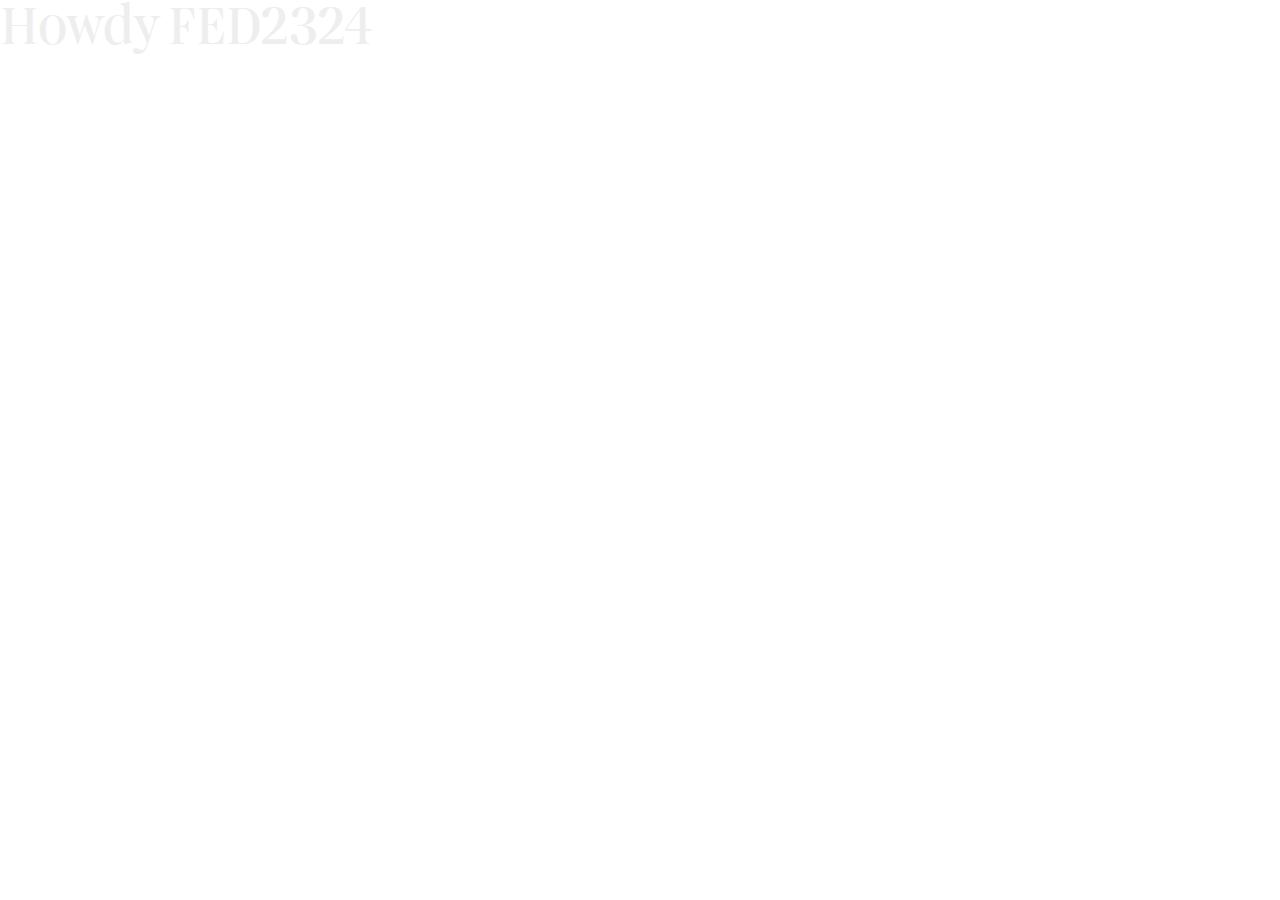
<file: index.html>
<!doctype html>
<html lang="nl">
	
<head>
	<meta charset="UTF-8">
	<meta name="author" content="jouw naam">
	<meta name="viewport" content="width=device-width, initial-scale=1">
	
	<title>Howdy FED2324</title>
	
	<link href="styles/style.css" rel="stylesheet">
	<link rel="icon" type="image/svg+xml" href="images/favicon.svg">
</head>

<body>
	<h1>Howdy FED2324</h1>

	<script defer src="scripts/script.js"></script>
</body>
	
</html>
</file>
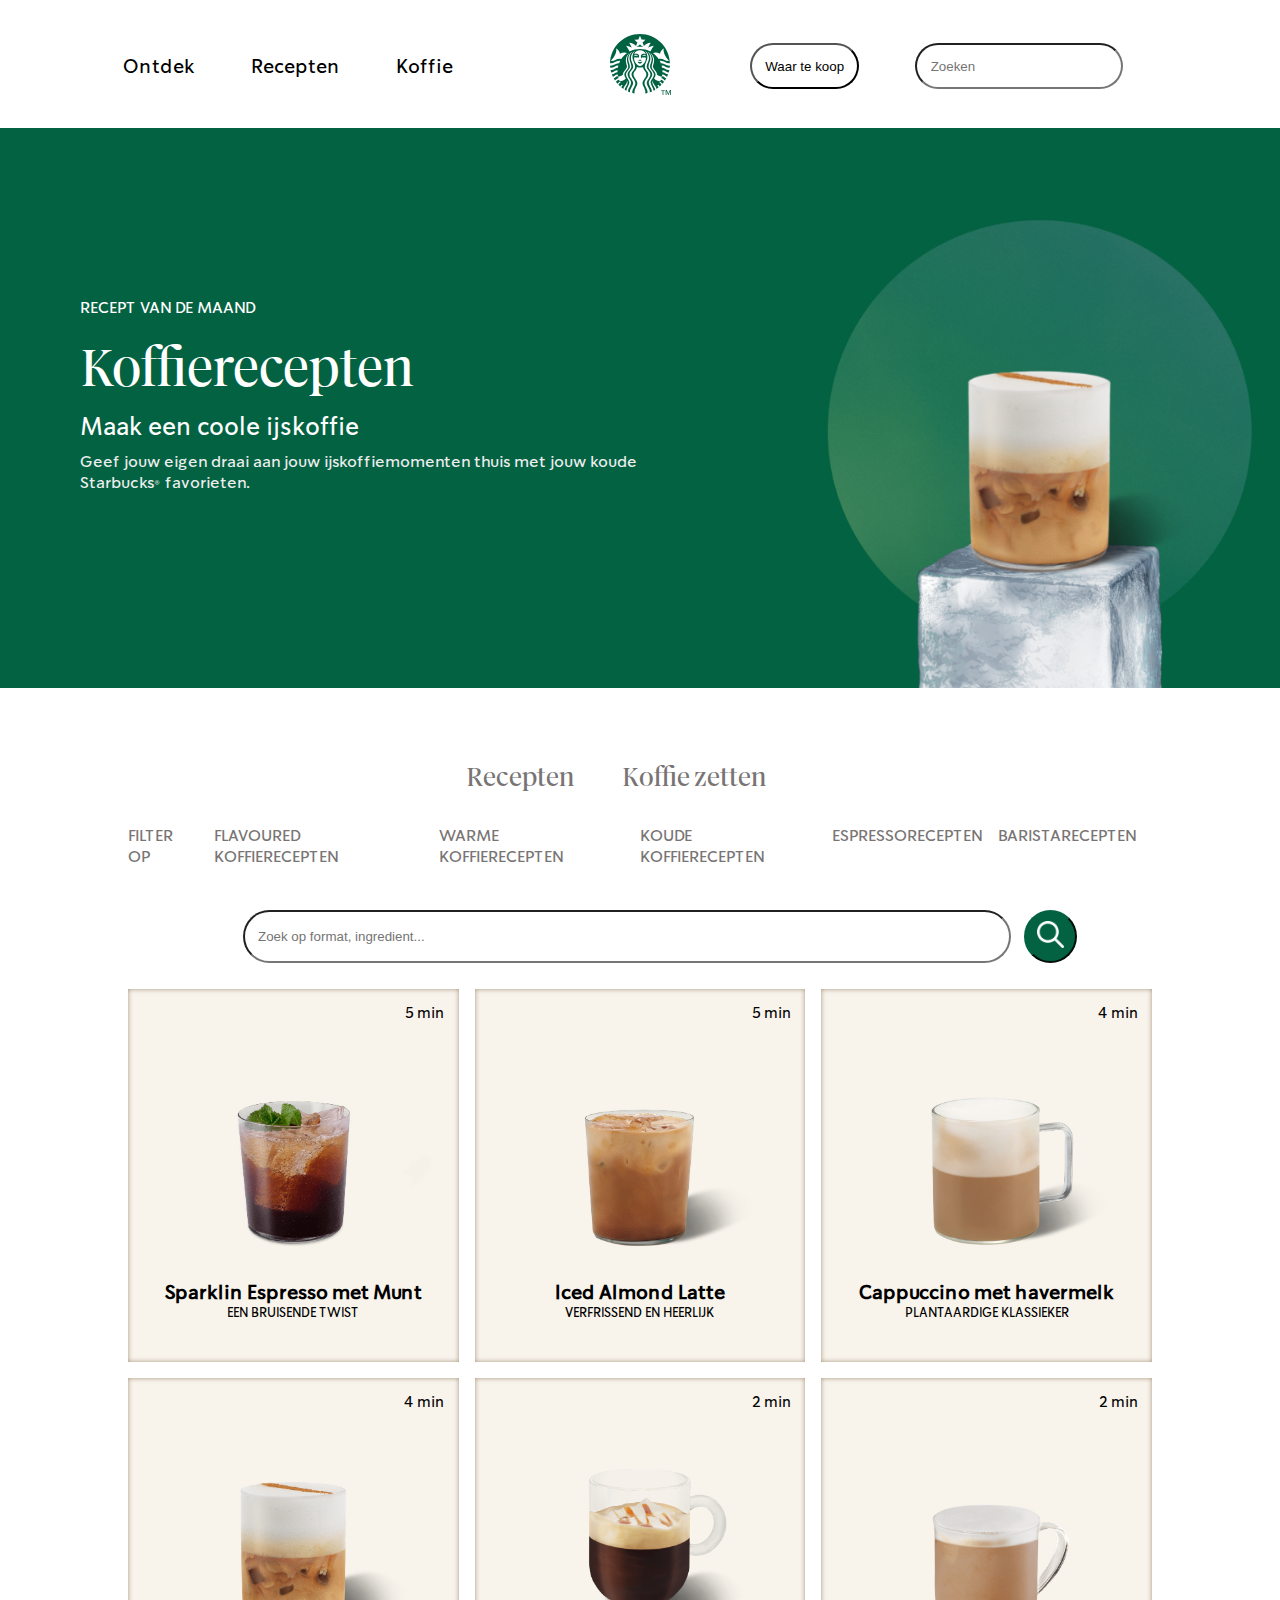
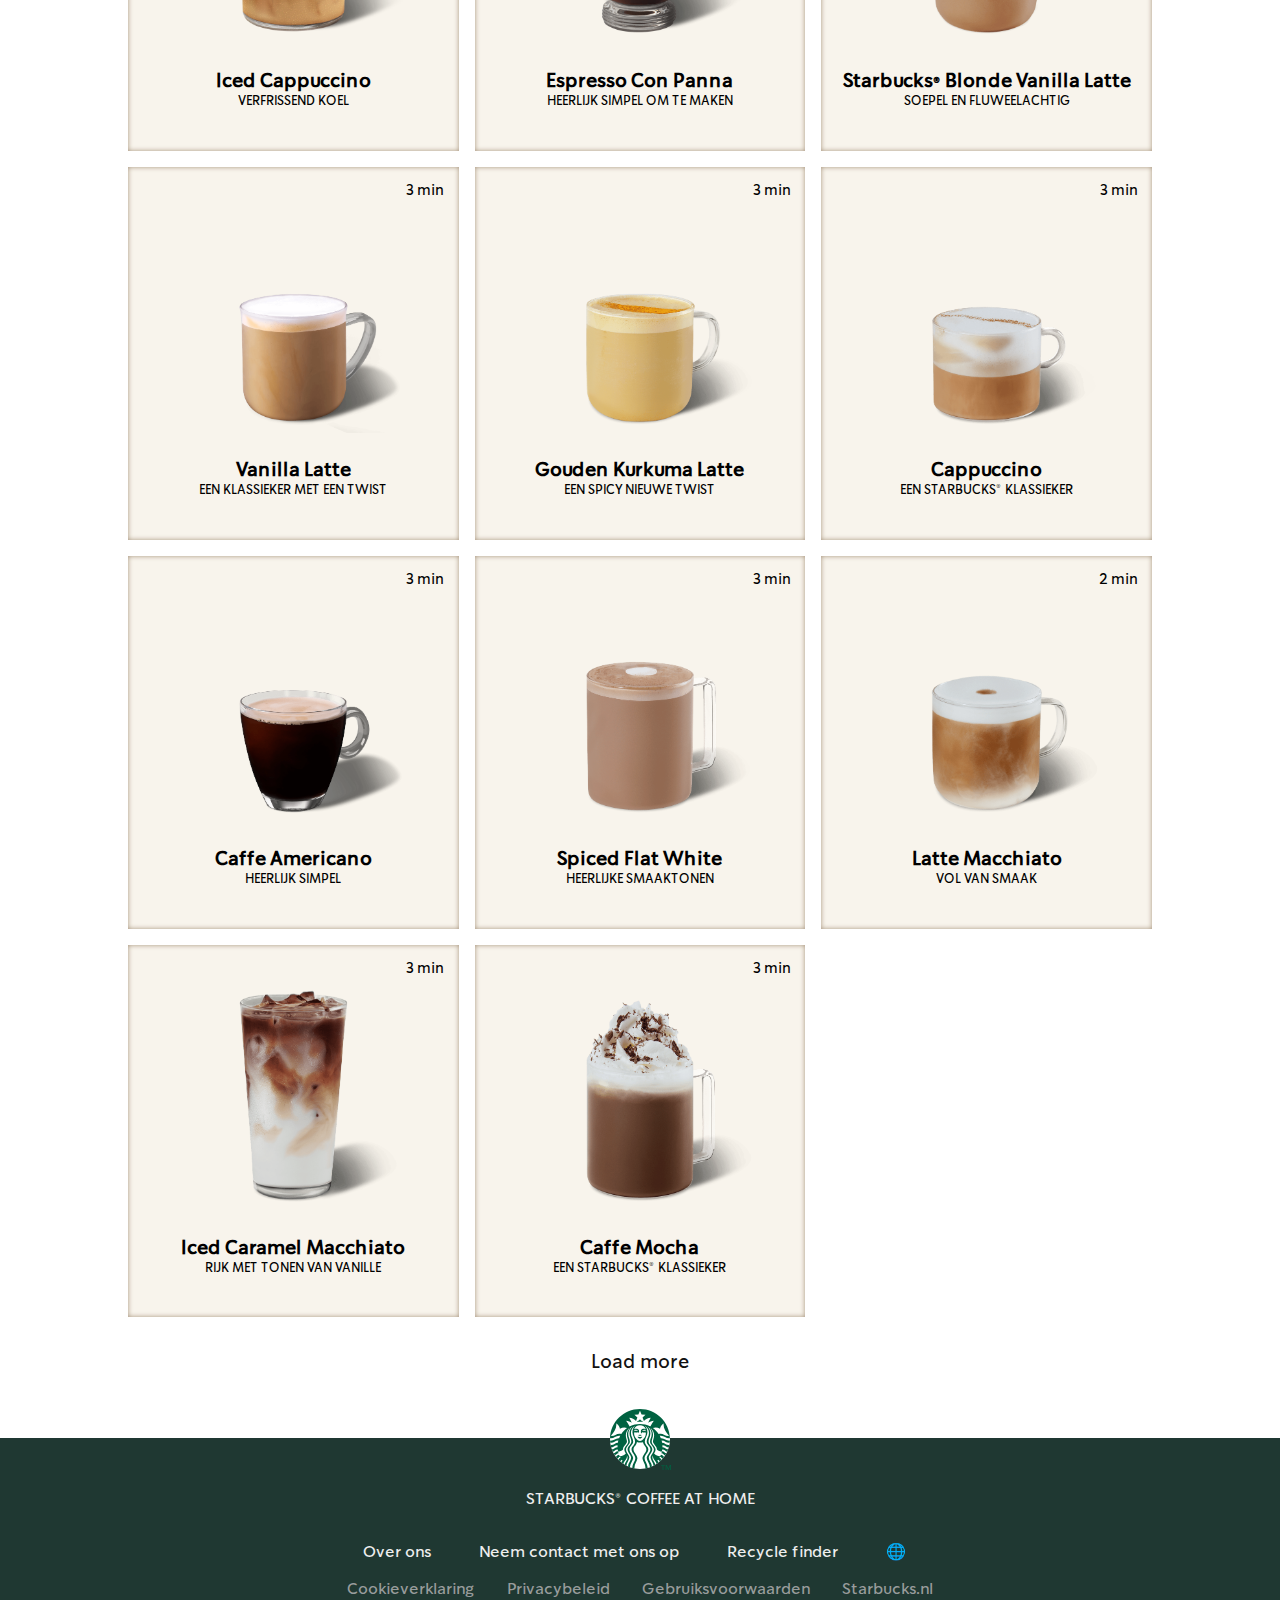
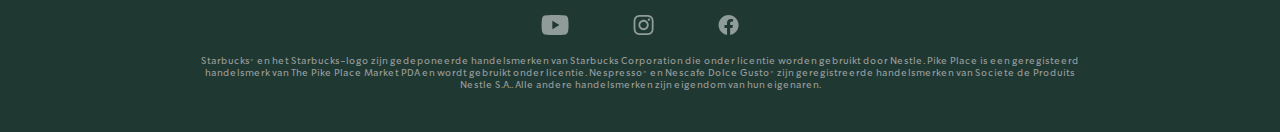
<file: koffierecepten.html>
<!DOCTYPE html>
<html lang="nl">
	
<head>
	<meta charset="UTF-8">
	<meta name="author" content="Elles Epskamp">
	<meta name="viewport" content="width=device-width, initial-scale=1.0">
	
	<title>Recepten | Starbucks® voor Thuis</title>
	
	<link href="styles/style.css" rel="stylesheet">
	<link rel="icon" type="image/svg" href="images/Starbuckslogo.svg">
</head>

<body>
    <!--header content-->
    <header>
        <nav>
            <ul>
                <li><a href="koffierecepten.html">Ontdek</a></li>
                <li><a href="koffierecepten.html">Recepten</a></li>
                <li><a href="overkoffie.html">Koffie</a></li>
            </ul>
			<button><img src="images/hamburgermenu.svg" alt="Hamburgermenu icoontje"></button>
        </nav>
			<img src="images/Starbuckslogo.svg" alt="Starbuckslogo">
		<nav>
			<ul>
				<li><button>Waar te koop</button></li>
				<li><input type="text" id="Zoekfunctie" name="Zoekfunctie" placeholder="Zoeken"></li>
			</ul>
			<img src="images/search.svg" alt="Zoekicoontje">
		</nav>
	</header>
	<!--main content-->
	<main>
		<section> <!--section 1-->
			<div>
				<p>RECEPT VAN DE MAAND</p>  <!--p van maken-->
				<h1>Koffierecepten</h1>
				<h2>Maak een coole ijskoffie</h2>
				<p>Geef jouw eigen draai aan jouw ijskoffiemomenten thuis met jouw koude Starbucks® favorieten.</p>
			</div>
			<img src="images/HeaderReceptenpagina.png" alt="Iced cappuccino op een ijsblok met groene achtergrond">
		</section>
		<section> <!--section 2 -->
			<ul>
				<li>
					<a href="overkoffie.html">Recepten</a>
					<a href="overkoffie.html">Koffie zetten</a>
				</li>
				<li>
					<a href="overkoffie.html">FILTER OP</a>
					<a href="overkoffie.html">FLAVOURED KOFFIERECEPTEN</a>
					<a href="overkoffie.html">WARME KOFFIERECEPTEN</a>
					<a href="overkoffie.html">KOUDE KOFFIERECEPTEN</a>
					<a href="overkoffie.html">ESPRESSORECEPTEN</a>
					<a href="overkoffie.html">BARISTARECEPTEN</a>
				</li>
			</ul>
		</section>
		<section> <!--section 3-->
			<input type="text" id="Zoekfunctiekoffie" name="Zoekfunctie" placeholder="Zoek op format, ingredient...">
			<button><img src="images/search.png" alt="Icoontje vergrootglas"></button>
		</section>
		<section> <!--section 4-->
			<ul>
				<li>
					<a href="overkoffie.html">
						<img src="images/SparklingEspressoMunt.webp" alt="Sparkling espresso met munt in een glas">
						<p>
							5 min
						</p>
						<h3>
							Sparklin Espresso met Munt
						</h3>
						<p>
							Een bruisende twist
						</p>
					</a>
				</li>
				<li>
					<a href="overkoffie.html">
						<img src="images/IcedAlmondLatte.webp" alt="Iced almond latte in een glas">
						<p>
							5 min
						</p>
						<h3>
							Iced Almond Latte
						</h3>
						<p>
							Verfrissend en heerlijk
						</p>
					</a>
				</li>
				<li>
					<a href="overkoffie.html">
						<img src="images/CappuccinoHaver.webp" alt="Cappuccino met havermelk in glas">
						<p>
							4 min
						</p>
						<h3>
							Cappuccino met havermelk
						</h3>
						<p>
							Plantaardige klassieker
						</p>
					</a>
				</li>
				<li>
					<a href="overkoffie.html">
						<img src="images/IcedCappuccino.webp" alt="Iced cappuccino in glas">
						<p>
							4 min
						</p>
						<h3>
							Iced Cappuccino
						</h3>
						<p>
							Verfrissend koel
						</p>
					</a>
				</li>
				<li>
					<a href="overkoffie.html">
						<img src="images/EspressoConPanna.webp" alt="Espresso con panna in glas">
						<p>
							2 min
						</p>
						<h3>
							Espresso Con Panna
						</h3>
						<p>
							Heerlijk simpel om te maken
						</p>
					</a>
				</li>
				<li>
					<a href="overkoffie.html">
						<img src="images/StrarbucksBlondeVanillaLatte.webp" alt="Blonde vanilla latte in glas">
						<p>
							2 min
						</p>
						<h3>
							Starbucks® Blonde Vanilla Latte
						</h3>
						<p>
							Soepel en Fluweelachtig
						</p>
					</a>
				</li>
				<li>
					<a href="overkoffie.html">
						<img src="images/VanillaLatte.webp" alt="Vanilla latte in glas">
						<p>
							3 min
						</p>
						<h3>
							Vanilla Latte
						</h3>
						<p>
							Een klassieker met een twist
						</p>
					</a>
				</li>
				<li>
					<a href="overkoffie.html">
						<img src="images/GoudenKurkumaLatte.webp" alt="Gouden kurkuma latte in glas">
						<p>
							3 min
						</p>
						<h3>
							Gouden Kurkuma Latte
						</h3>
						<p>
							Een spicy nieuwe twist
						</p>
					</a>
				</li>
				<li>
					<a href="overkoffie.html">
						<img src="images/Cappuccino.webp" alt="Cappuccino in glas">
						<p>
							3 min
						</p>
						<h3>
							Cappuccino
						</h3>
						<p>
							Een Starbucks® klassieker
						</p>
					</a>
				</li>
				<li>
					<a href="overkoffie.html">
						<img src="images/CaffeAmericano.webp" alt="Caffe americano in glas">
						<p>
							3 min
						</p>
						<h3>
							Caffe Americano
						</h3>
						<p>
							Heerlijk simpel
						</p>
					</a>
				</li>
				<li>
					<a href="overkoffie.html">
						<img src="images/SpicedFlatWhite.webp" alt="Spiced flat white in glas">
						<p>
							3 min
						</p>
						<h3>
							Spiced Flat White
						</h3>
						<p>
							Heerlijke smaaktonen
						</p>
					</a>
				</li>
				<li>
					<a href="overkoffie.html">
						<img src="images/LatteMacchiato.webp" alt="Latte macchiato in glas">
						<p>
							2 min
						</p>
						<h3>
							Latte Macchiato
						</h3>
						<p>
							Vol van smaak
						</p>
					</a>
				</li>
				<li>
					<a href="overkoffie.html">
						<img src="images/IcedCaramelMacchiato.webp" alt="Iced caramel macchiato in glas">
						<p>
							3 min
						</p>
						<h3>
							Iced Caramel Macchiato
						</h3>
						<p>
							Rijk met tonen van vanille
						</p>
					</a>
				</li>
				<li>
					<a href="overkoffie.html">
						<img src="images/CafeMocha.webp" alt="Caffe mocha in glas">
						<p>
							3 min
						</p>
						<h3>
							Caffe Mocha
						</h3>
						<p>
							Een Starbucks® klassieker
						</p>
					</a>
				</li>
			</ul>
		</section>
		<section> <!--section 5-->
			<a href="overkoffie.html" id="load-more-button">Load more</a>
		</section>
	</main>
	<!--footer content-->
	<footer>
		<img src="images/Starbuckslogo.svg" alt="Starbuckslogo">
		<p>Starbucks® coffee at home</p>
        <nav>
            <ul>
                <li><a href="overkoffie.html">Over ons</a></li>
                <li><a href="overkoffie.html">Neem contact met ons op</a></li>
                <li><a href="overkoffie.html">Recycle finder</a></li>
            	<li><a href="overkoffie.html">&#x1f310;</a></li>
            </ul>
			<ul>
                <li><a href="overkoffie.html">Cookieverklaring</a></li>
                <li><a href="overkoffie.html">Privacybeleid</a></li>
                <li><a href="overkoffie.html">Gebruiksvoorwaarden</a></li>
				<li><a href="overkoffie.html">Starbucks.nl</a></li>
            </ul>
		</nav>
		<div>
			<img src="images/YoutubeLogo.svg" alt="Logo youtube"> 
			<img src="images/InstagramLogo.svg" alt="Logo instagram">
			<img src="images/FacebookLogo.svg" alt="Logo facebook">
        </div>
        <p>Starbucks® en het Starbucks-logo zijn gedeponeerde handelsmerken van Starbucks Corporation die onder licentie worden gebruikt door Nestle. Pike Place is een geregisteerd handelsmerk van The Pike Place Market PDA en wordt gebruikt onder licentie. Nespresso® en Nescafe Dolce Gusto® zijn geregistreerde handelsmerken van Societe de Produits Nestle S.A.. Alle andere handelsmerken zijn eigendom van hun eigenaren. </p>
	</footer>
	

	<script defer src="scripts/script.js"></script>
</body>
	
</html>
</file>
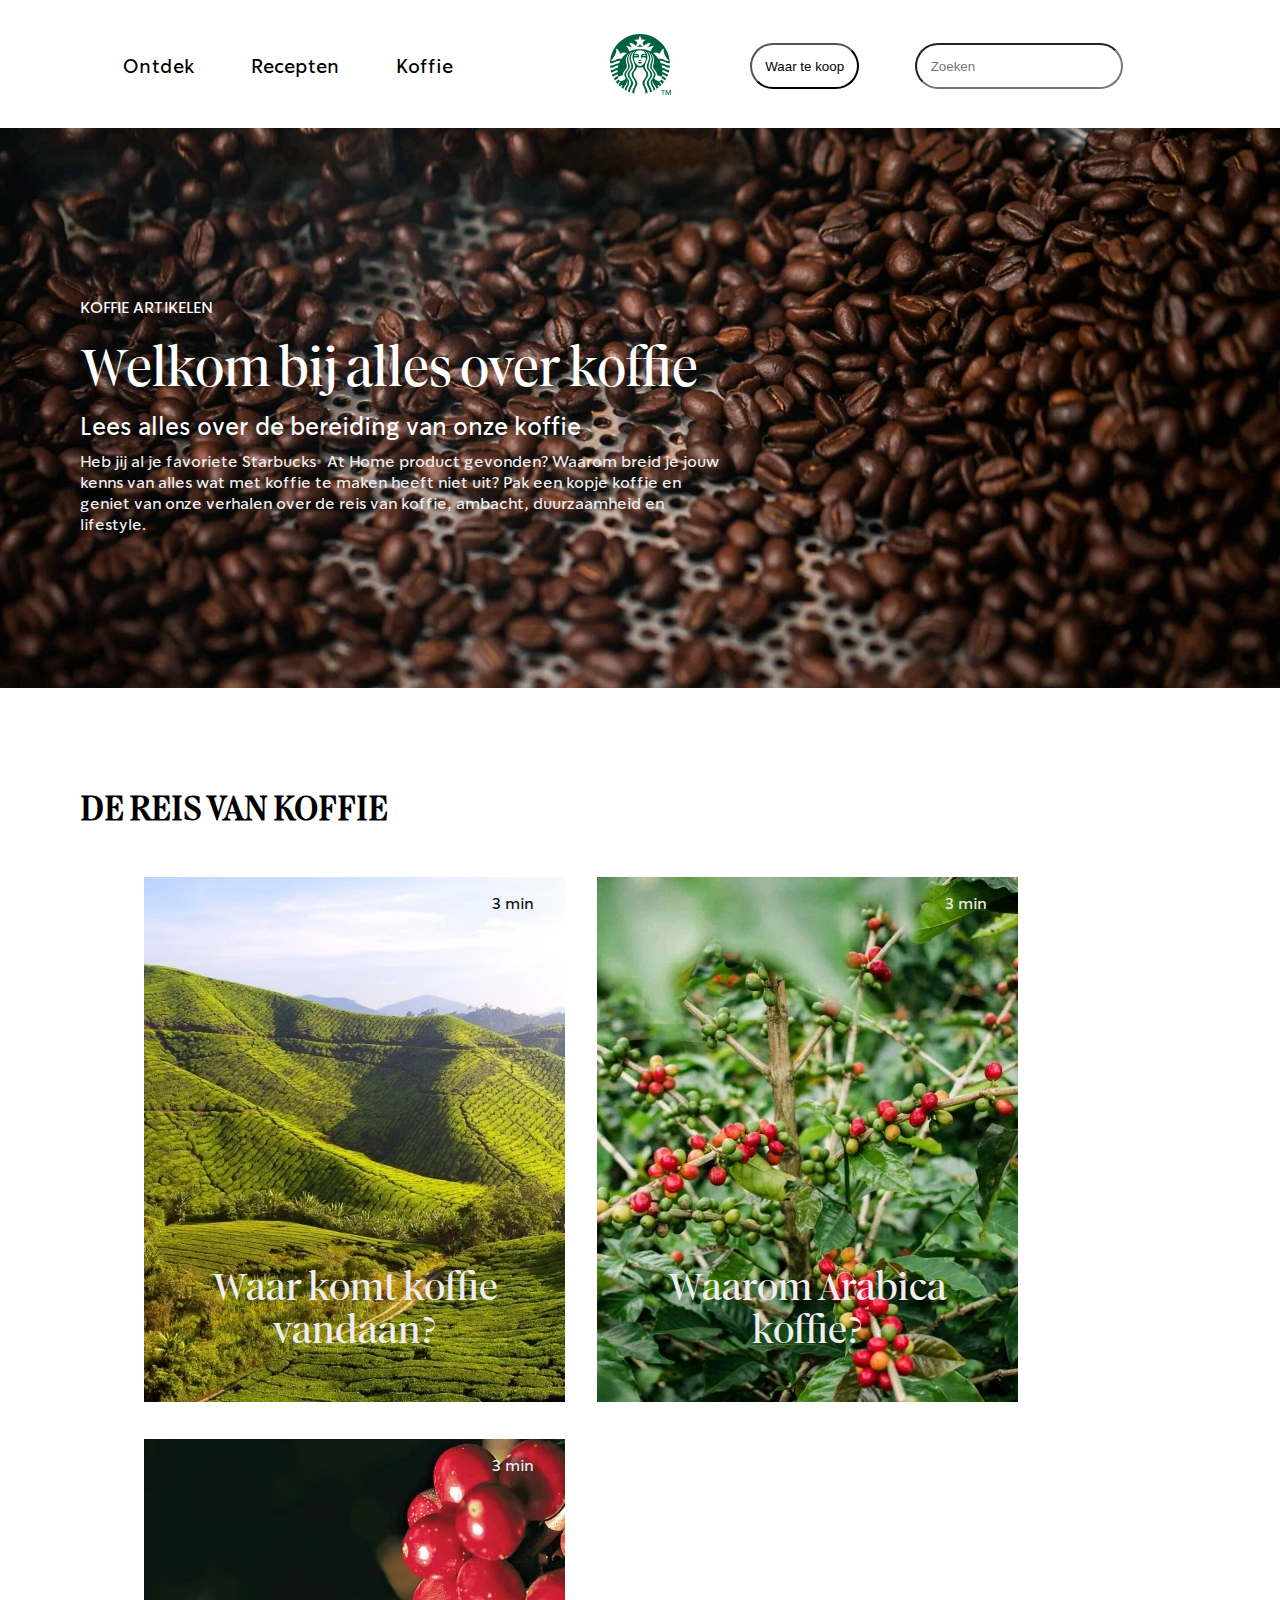
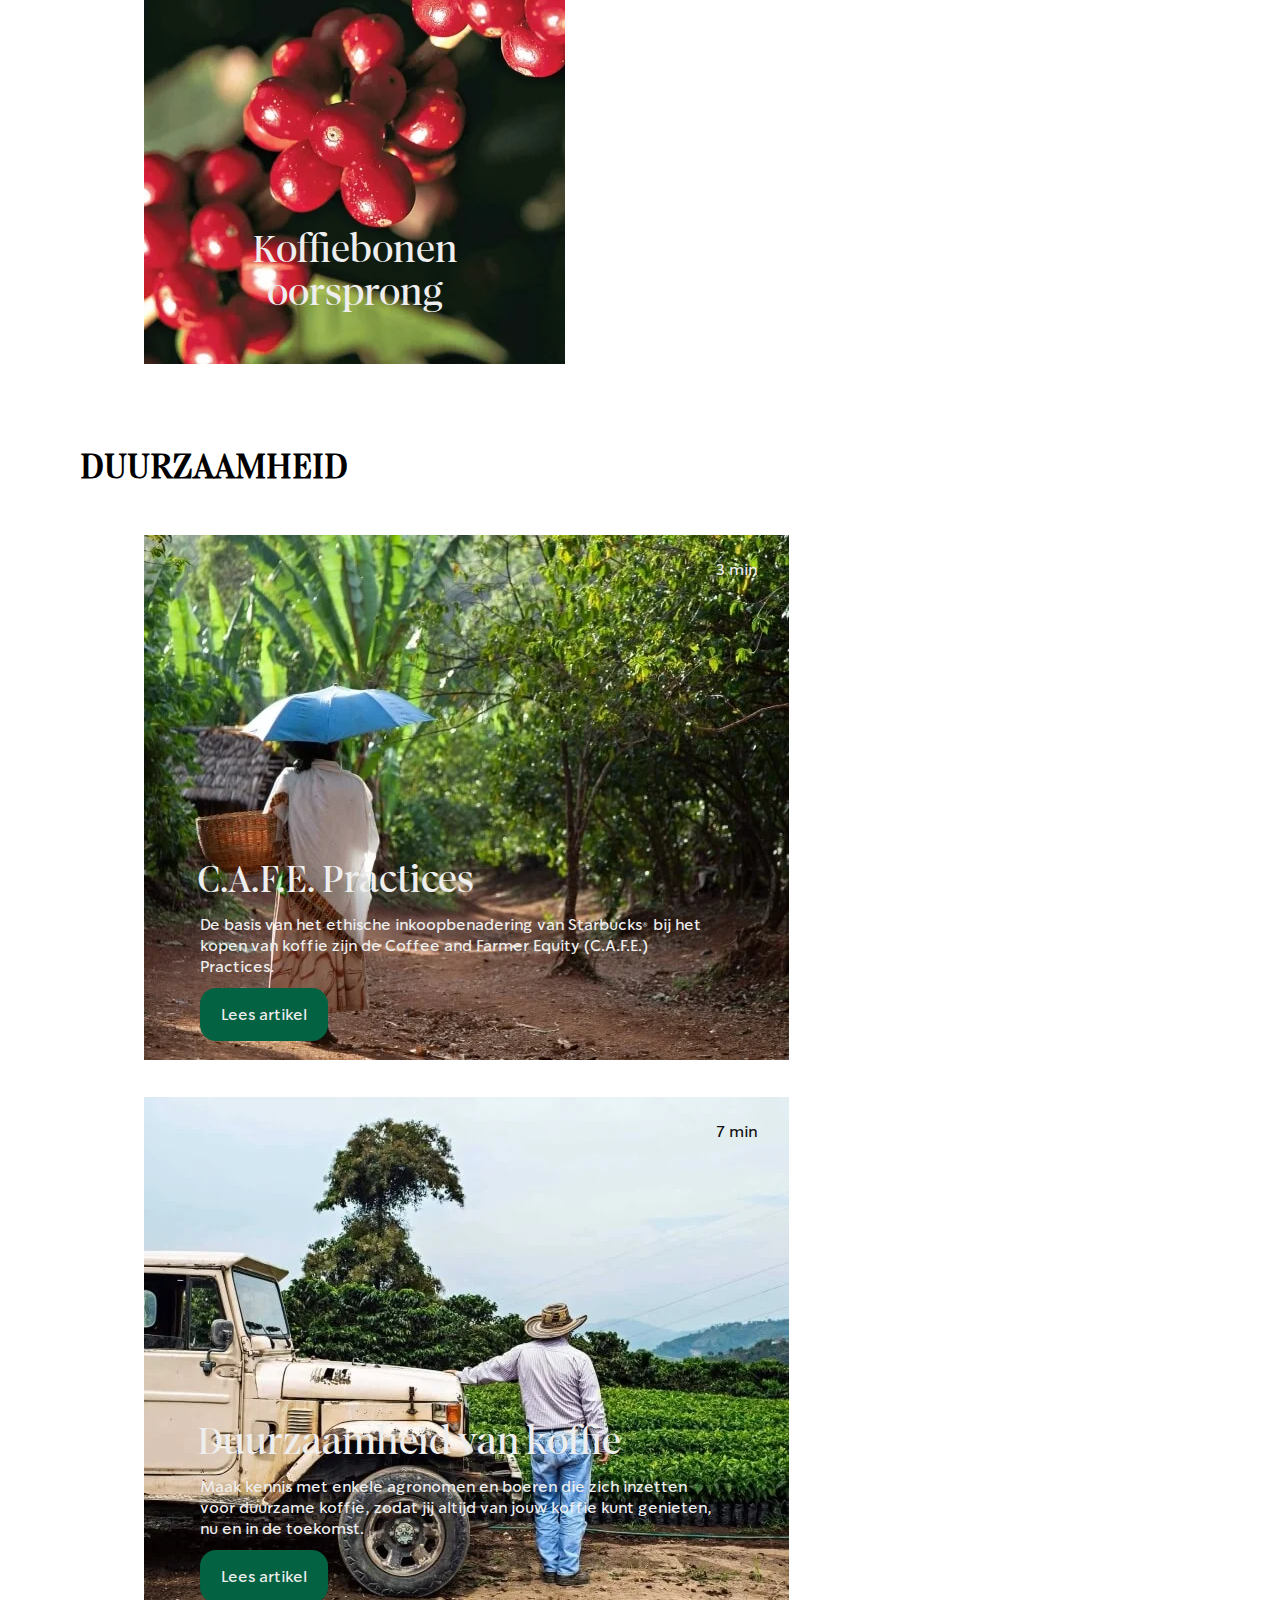
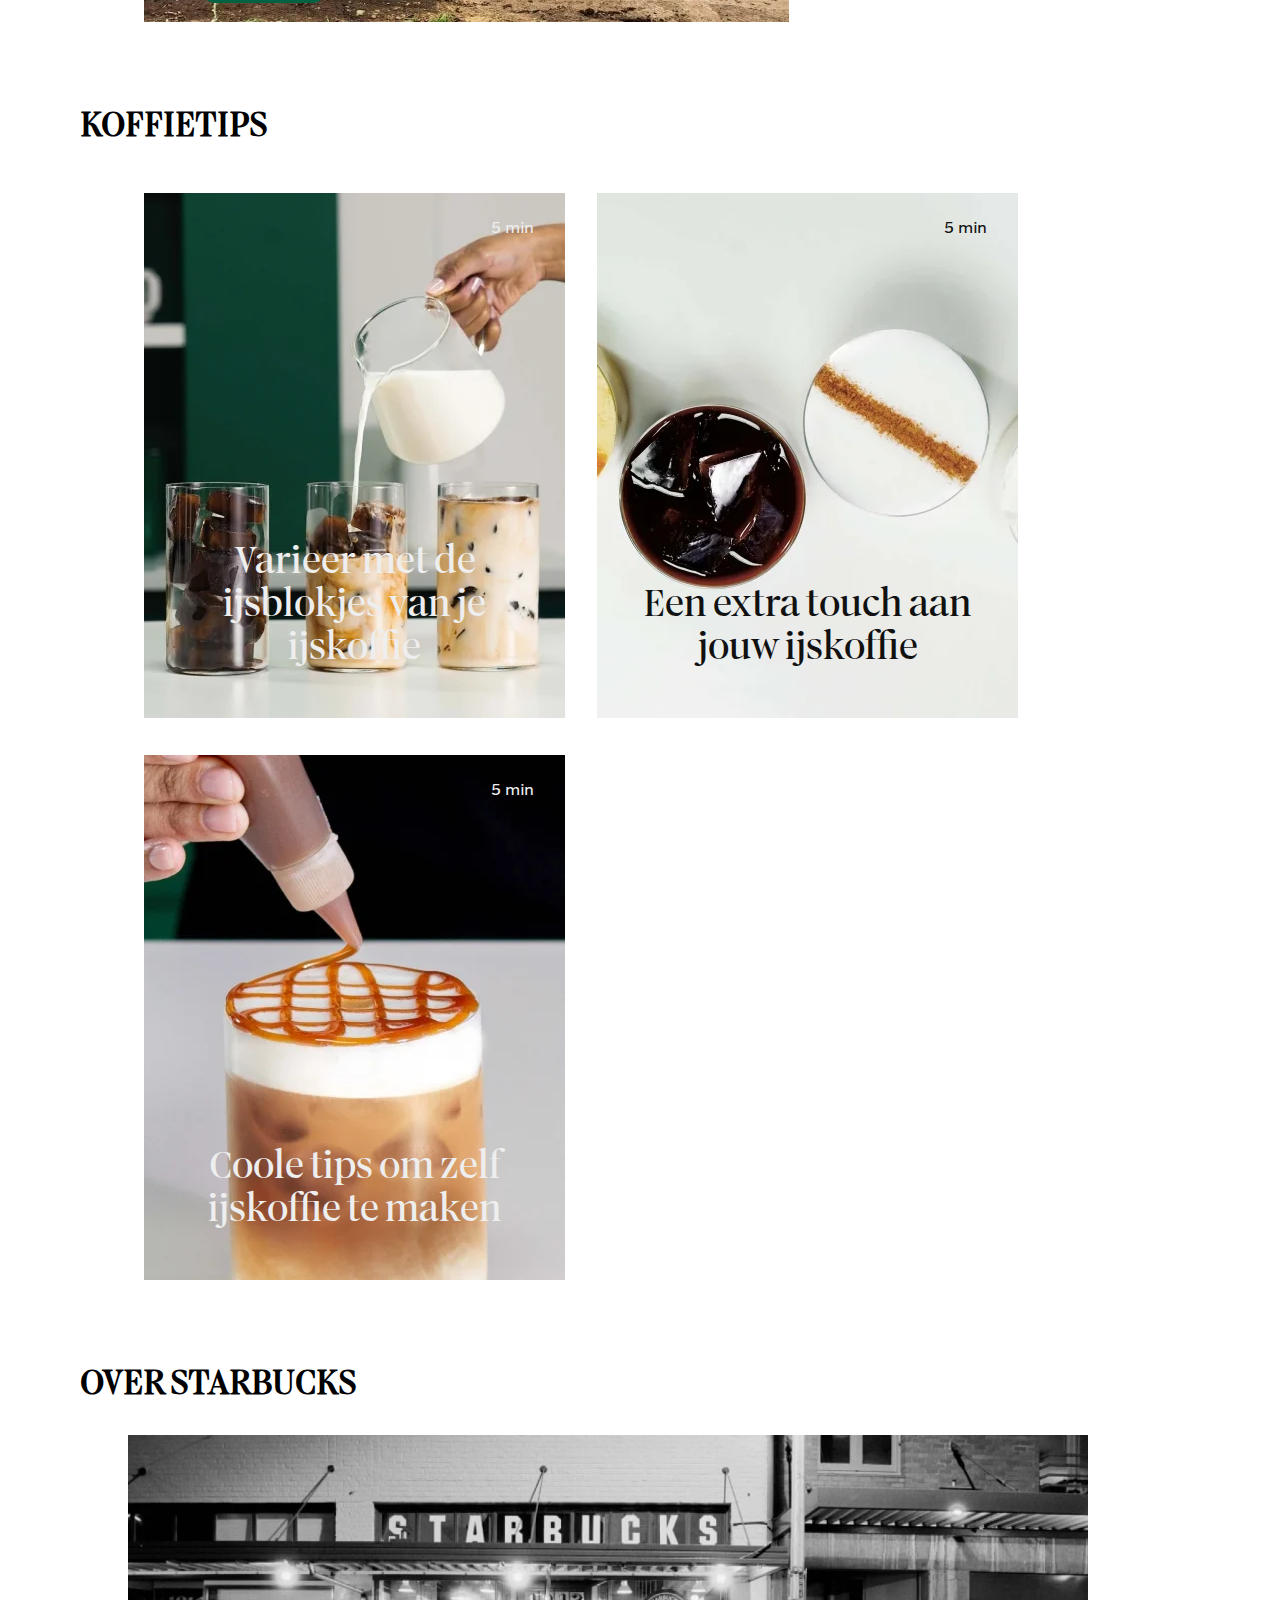
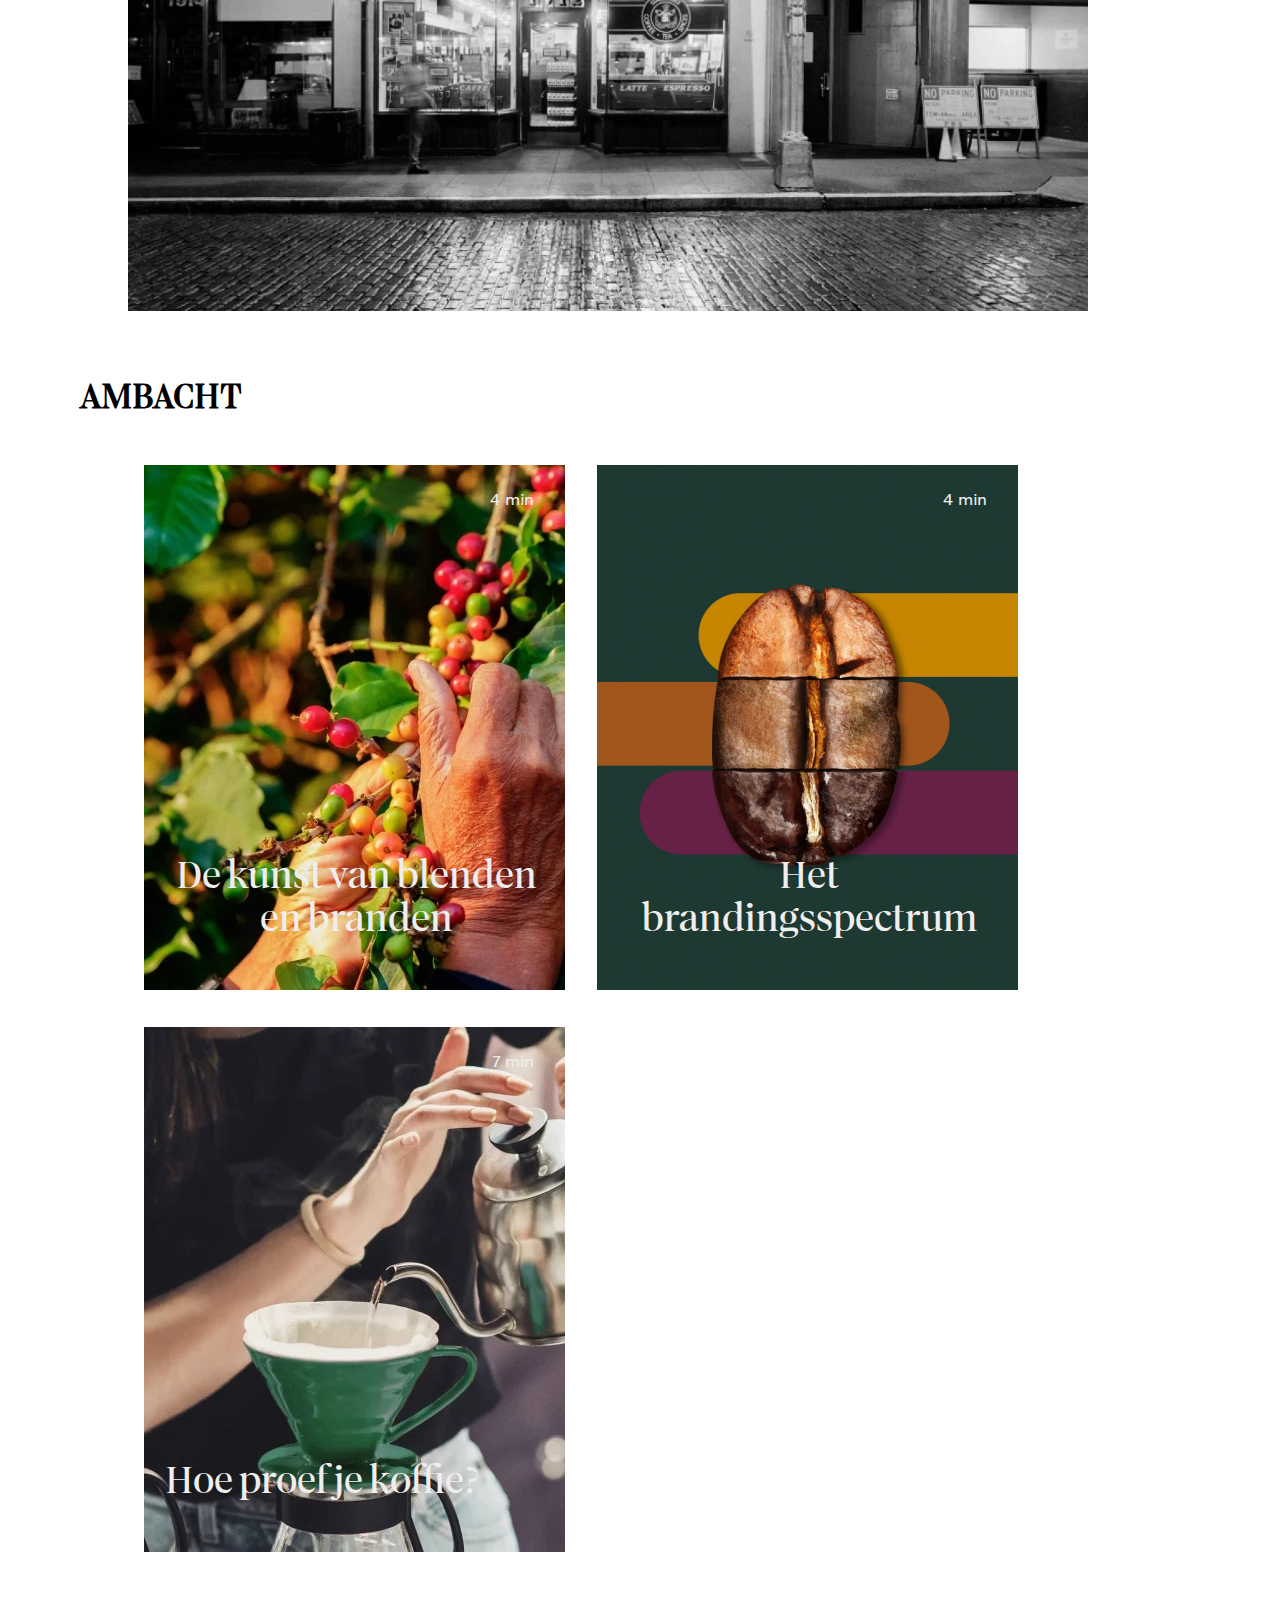
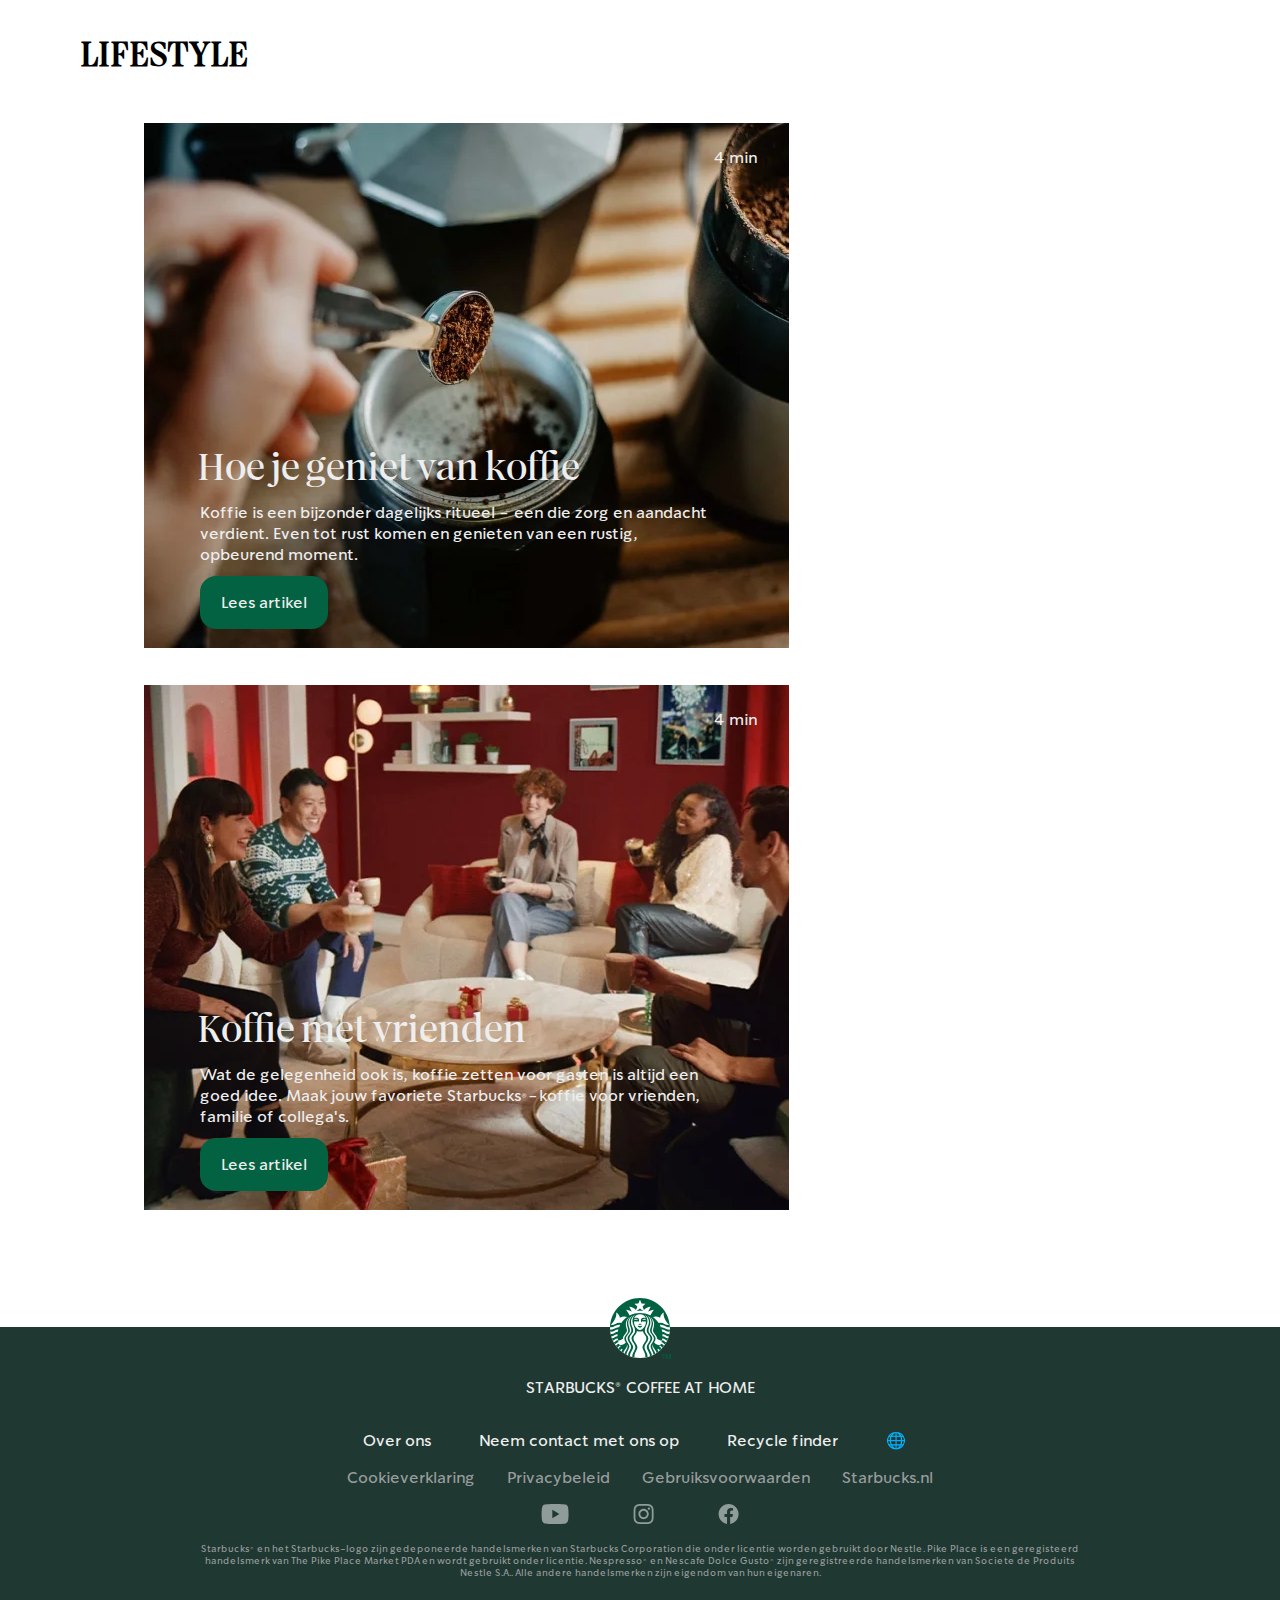
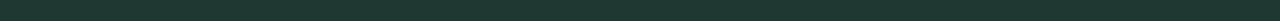
<file: overkoffie.html>
<!DOCTYPE html>
<html lang="nl">
	
<head>
	<meta charset="UTF-8">
	<meta name="author" content="Elles Epskamp">
	<meta name="viewport" content="width=device-width, initial-scale=1.0">
	
	<title>Welkom bij Alles over koffie | Starbucks® voor Thuis</title>
	
	<link href="styles/style.css" rel="stylesheet">
	<link rel="icon" type="image/svg" href="images/Starbuckslogo.svg">
</head>

<body>
    <!--header content-->
    <header>
        <nav>
            <ul>
                <li><a href="koffierecepten.html">Ontdek</a></li>
                <li><a href="koffierecepten.html">Recepten</a></li>
                <li><a href="overkoffie.html">Koffie</a></li>
            </ul>
			<button><img src="images/hamburgermenu.svg" alt="Hamburgermenu icoontje"></button>
        </nav>
			<img src="images/Starbuckslogo.svg" alt="Starbuckslogo">
		<nav>
			<ul>
				<li><button>Waar te koop</button></li>
				<li><input type="text" id="Zoekfunctie" name="Zoekfunctie" placeholder="Zoeken"></li>
			</ul>
			<img src="images/search.svg" alt="Zoekicoontje">
		</nav>
	</header>
    <!--main content-->
    <main class="page2">
		<section> <!--section 1-->
            <div> <!--div 1-->
                <p>KOFFIE ARTIKELEN</p>
                <h1>Welkom bij alles over koffie</h1>
                <h2>Lees alles over de bereiding van onze koffie</h2>
                <p>Heb jij al je favoriete Starbucks® At Home product gevonden? Waarom breid je jouw kenns van alles wat met koffie te maken heeft niet uit? Pak een kopje koffie en geniet van onze verhalen over de reis van koffie, ambacht, duurzaamheid en lifestyle.</p>
            </div>
            <img src="images/HeaderKoffie.webp" alt="Koffiebonen">
		</section>
        <h3>De reis van koffie</h3> <!--h3 1-->
        <div> <!--div 1-->
            <section> <!--section 2-->
                <a href="koffierecepten.html">
                    <img src="images/Waarkomtkoffievandaan.webp" alt="Foto koffie akkers">
                    <h4>Waar komt koffie vandaan?</h4>
                    <p>3 min</p>
                </a>
            </section>
            <section> <!--section 3-->
                <a href="koffierecepten.html">
                    <img src="images/Waaromarabicakoffie.webp" alt="Foto bosje met rode en groene koffiebonen">
                    <h4>Waarom Arabica koffie?</h4>
                    <p>3 min</p>
                </a>
            </section>
            <section> <!--section 4-->
                <a href="koffierecepten.html">
                    <img src="images/Koffiebonenoorsprong.webp" alt="Koffiebonen aan takje, rood gekleurd">
                    <h4>Koffiebonen oorsprong</h4>
                    <p>3 min</p>
                </a>
            </section>
        </div>
        <h3>Duurzaamheid</h3> <!--h3 2-->
        <div> <!--div 2-->
            <section> <!--section 5-->
                <a href="koffierecepten.html">
                    <img src="images/CAFE.webp" alt="Vrouw die loopt met een blauweparaplu en een rieten mand door de akkers van de koffiebonen">
                    <h4>C.A.F.E. Practices</h4>
                    <p>3 min</p>
                    <p>De basis van het ethische inkoopbenadering van Starbucks® bij het kopen van koffie zijn de Coffee and Farmer Equity (C.A.F.E.) Practices.</p>
                </a>
                <a href="koffierecepten.html">Lees artikel</a>
            </section>
            <section> <!--section 6-->
                <a href="koffierecepten.html">
                    <img src="images/Duurzaamheidvankoffie.webp" alt="Boer die leunt tegen een witte jeep achtige auto naast zijn koffiebonenakker">
                    <h4>Duurzaamheid van koffie</h4>
                    <p>7 min</p>
                    <p>Maak kennis met enkele agronomen en boeren die zich inzetten voor duurzame koffie, zodat jij altijd van jouw koffie kunt genieten, nu en in de toekomst.</p>
                </a>
                <a href="koffierecepten.html">Lees artikel</a>
            </section>
        </div>
        <h3>Koffietips</h3> <!--h3 3-->
        <div> <!--div 3-->
            <section> <!--section 7-->
                <a href="koffierecepten.html">
                    <img src="images/Varieerijsblokjes.webp" alt="Drie glazen met ijsblokjes waarbij melk met een kannetje wordt ingeschonken">
                    <h4>Varieer met de ijsblokjes van je ijskoffie</h4>
                    <p>5 min</p>
                </a>
            </section>
            <section> <!--section 8-->
                <a href="koffierecepten.html">
                    <img src="images/Touchijskoffie.webp" alt="Twee glazen met koffie, een americano en een caramel latte">
                    <h4>Een extra touch aan jouw ijskoffie</h4>
                    <p>5 min</p>
                </a>
            </section>
            <section> <!--section 9-->
                <a href="koffierecepten.html">
                    <img src="images/Cooletips.webp" alt="Een caramel latte waar met caramel siroop een raster op versierd wordt.">
                    <h4>Coole tips om zelf ijskoffie te maken</h4>
                    <p>5 min</p>
                </a>
            </section>
        </div>
        <h3>Over Starbucks</h3> <!--h3 4-->
        <div> <!--div 4-->
            <img src="images/Overons.webp" alt="Oude keten starbucks aan een natgeregende straat in zwart-wit">
        </div>
        <h3>Ambacht</h3> <!--h3 5-->
        <div> <!--div 4-->
            <section> <!--section 11-->
                <a href="koffierecepten.html">
                    <img src="images/Dekunstvanblendenenbranden.webp" alt="Het plukken van de koffiebonen">
                    <h4>De kunst van blenden en branden</h4>
                    <p>4 min</p>
                </a>
            </section>
            <section> <!--section 12-->
                <a href="koffierecepten.html">
                    <img src="images/Brandingsspectrum.webp" alt="Drie verschillende stadia van de branding van een koffieboon">
                    <h4>Het brandingsspectrum</h4>
                    <p>4 min</p>
                </a>
            </section>
            <section> <!--section 13-->
                <a href="koffierecepten.html">
                    <img src="images/Hoeproefjekoffie.webp" alt="Het inschenken van heet water in een kopje met filter">
                    <h4>Hoe proef je koffie?</h4>
                    <p>7 min</p>
                </a>
            </section>
        </div>
        <h3>lifestyle</h3> <!--h3 6-->
        <div> <!--div 6-->
            <section> <!--section 14-->
                <a href="koffierecepten.html">
                    <p>4 min</p>
                    <img src="images/Hoegenietjevankoffie.webp" alt="Een theelepel gemalen koffiebonen die uit een pot wordt gehaald">
                    <h4>Hoe je geniet van koffie</h4>
                    <p>Koffie is een bijzonder dagelijks ritueel - een die zorg en aandacht verdient. Even tot rust komen en genieten van een rustig, opbeurend moment.</p>
                </a>
                <a href="koffierecepten.html">Lees artikel</a>
            </section>
            <section> <!--section 15-->
                <a href="koffierecepten.html">
                    <p>4 min</p>
                    <img src="images/Koffiemetvrienden.webp" alt="Vijf mensen die aan een kopje koffie zitten met kerst in de woonkamer">
                    <h4>Koffie met vrienden</h4>
                    <p>Wat de gelegenheid ook is, koffie zetten voor gasten is altijd een goed idee. Maak jouw favoriete Starbucks®-koffie voor vrienden, familie of collega's.</p>
                </a>
                <a href="koffierecepten.html">Lees artikel</a>
            </section>
        </div>
    </main>
	<!--footer content-->
	<footer>
		<img src="images/Starbuckslogo.svg" alt="Starbuckslogo">
		<p>Starbucks® coffee at home</p>
        <nav>
            <ul>
                <li><a href="overkoffie.html">Over ons</a></li>
                <li><a href="overkoffie.html">Neem contact met ons op</a></li>
                <li><a href="overkoffie.html">Recycle finder</a></li>
            	<li><a href="overkoffie.html">&#x1f310;</a></li>
            </ul>
			<ul>
                <li><a href="overkoffie.html">Cookieverklaring</a></li>
                <li><a href="overkoffie.html">Privacybeleid</a></li>
                <li><a href="overkoffie.html">Gebruiksvoorwaarden</a></li>
				<li><a href="overkoffie.html">Starbucks.nl</a></li>
            </ul>
		</nav>
		<div>
			<img src="images/YoutubeLogo.svg" alt="Logo youtube"> 
			<img src="images/InstagramLogo.svg" alt="Logo instagram">
			<img src="images/FacebookLogo.svg" alt="Logo facebook">
        </div>
        <p>Starbucks® en het Starbucks-logo zijn gedeponeerde handelsmerken van Starbucks Corporation die onder licentie worden gebruikt door Nestle. Pike Place is een geregisteerd handelsmerk van The Pike Place Market PDA en wordt gebruikt onder licentie. Nespresso® en Nescafe Dolce Gusto® zijn geregistreerde handelsmerken van Societe de Produits Nestle S.A.. Alle andere handelsmerken zijn eigendom van hun eigenaren. </p>
	</footer>
	
	

	<script defer src="scripts/script.js"></script>
</body>
	
</html>
</file>
<file: styles/style.css>
/**************/
/* CSS REMEDY */
/**************/
*, *::after, *::before {
	box-sizing: border-box;
}





/**********************/
/* CUSTOM PROPERTIES */
/**********************/
:root {

/* Aangepaste kleurvariabelen */
	--color-text: #111;
	--color-text2: #eee;
	--color-background: #ffffff;
	--color-accents: #036242;
	--color-box-shadow: #111;
	--color-box-shadow2: #eee;
}





/****************/
/* JOUW STYLING */
/****************/

/*************************/
/* ALGEMENE INSTELLINGEN */
/*************************/
body {
	margin: 0;
	max-width: 100%;
}

.page2 main {
	margin: 0;
	max-width: 100vw;
}

a:focus,
input:focus {
	outline: none !important;
    border: 1px solid #036242;
    box-shadow: 0 0 10px var(--color-box-shadow);
}

button:focus {
	outline: none !important;
    border: 1px solid #036242;
    box-shadow: 0 5px 20px var(--color-box-shadow2);
}





/**********************************/
/* LETTERTYPEN (Mozilla.org, 2023)*/
/**********************************/
@font-face {
	font-family: "Kop";
	src: url('../fonts/LanderGrandeRegular.otf') format("opentype");
}

@font-face {
	font-family: "NormalText";
	src: url('../fonts/SoDoSans-Regular.ttf') format("truetype");
}





/*******************************/
/* HEADER SECTIE PAGINA 1 EN 2 */
/*******************************/
header {
	display: grid;
	grid-template-columns: 1fr auto 1fr;
	align-items: center;
	width: 100vw;
	padding: 1.5em;
}





/************************************/
/* LEUKE EXTRA'S */
/************************************/
@keyframes spin {
    100% {
    transform: rotate(360deg);}
}

.confetti {
	background-image: url("https://media.giphy.com/media/PMV7yRpwGO5y9p3DBx/source.gif");
	background-repeat: no-repeat;
	background-position: 100%;
	background-size: cover;
	background-position: center;
}
  





/************************************/
/* ALGEMENE NAVIGATIE PAGINA 1 EN 2 */
/************************************/
/* Default styles */
header img {
	animation-name: spin;
    animation-duration: 3s;
}

header nav ul {
	display: flex;
	flex-wrap: wrap;
	justify-content: center;
	padding: 0;
}
  
header nav ul li {
	list-style-type: none;
	padding-top: 0.2em;
	padding-right: 3.5em;
}
  
header nav ul li a {
	text-decoration: none;
	color: black;
	font-size: 1.2em;
}
  
header nav ul li a:hover,
header nav ul li a:active {
	text-decoration: underline;
	color: var(--color-accents);
	font-size: 1.2em;
}
  
header nav:nth-of-type(2) button,
header nav input:first-of-type {
	padding: 1em;
	border-radius: 2em;
}

header nav > img:first-of-type, 
header nav > img:nth-of-type(3) {
	display: none;
}

header nav input:first-of-type {
	margin: 0;
}
  
header nav input:first-of-type:hover,
header nav input:first-of-type:active,
header nav:nth-of-type(2) button:hover,
header nav:nth-of-type(2) button:active {
	border-color: var(--color-accents);
	box-shadow: 0px 0px 10px #036242;
}

/* CSS voor het schermformaat van max 767px  */
@media screen and (max-width: 767px) {
    header nav {
		display: flex;
		flex-wrap: wrap;
		justify-content: space-between; /* Verdeel de elementen gelijkmatig over de horizontale as */
		align-items: center; /* Centreer de elementen verticaal */
		padding: 0 1em;
	}

    header nav ul li {
        width: 100%; /* Volledige breedte voor elk item */
    }

	header nav img:first-of-type {
		display: block;

	}

	header nav:first-of-type button {
		border: none;
		position: absolute;
		border: none;
		top: 3em;
	}

	header nav ul:first-of-type {
		display: none;
	}

	header nav ul:first-of-type.hamburgermenuopen {
		display: block;
		position: absolute;
		left: 0em;
		top: 5em;
		background-color: var(--color-background);
		width: 100vw;
		padding-left: 4em;
		padding-bottom: 2em;
	}

	header nav ul:nth-of-type(2) {
		display: none;
	}

	header nav:nth-of-type(2) img {
		display: block;
		margin-right: 0.2em;
		margin-left: auto;
		width: 2.5em;
		background-color: var(--color-background);
	}
}

/* CSS voor het schermformaat tussen 768px en 909px */
@media screen and (min-width: 768px) and (max-width: 909px) {
    header nav {
		display: flex;
		flex-wrap: wrap;
		max-width: 100vw;
	}

    header nav ul li {
        width: 100%; /* Volledige breedte voor elk item */
		margin-bottom: 0.1em;
    }

	header nav ul:first-of-type {
		display: flex;
		flex-wrap: nowrap;
		margin-left: 3em;
	}

	header nav ul:first-of-type li:first-of-type {
		display: none;
	}

	header nav button {
		display: none;
	}

	header nav:nth-of-type(2) {
		margin-right: 0.5em;
		margin-left: auto;
	}
}
  
/* CSS voor het schermformaat van minimaal 909px */
@media screen and (min-width: 909px) {
    header nav:first-of-type button {
		display: none;
	}
}





/********************************/
/* ALGEMENE SECTIE INSTELLINGEN */
/********************************/
section {
	max-width: 100%;
}





/*****************/
/* EERSTE SECTIE */
/*****************/
main article:first-of-type {
	margin: 0;
	padding-left: 12em;
}

section:first-of-type p:last-of-type {
	color: var(--color-text2);
	max-width: 80%;
}

section:first-of-type > div:first-of-type {
	position: relative;
	overflow: hidden; /* Voorkom dat de tekst buiten de sectie valt */
	display: flex;
	flex-wrap: wrap;
	flex-direction: column;
	text-align:left; /* Uitlijnen van tekst in het midden van de afbeelding */
	margin-top: 10em;
	max-width: 50em;
	margin-bottom: 14em;
	margin-left: 5em;
}
  
section:first-of-type > img:first-of-type {
	position: absolute;
	margin: 0;
	top: 8em;
	width: 100%; /* Breedte 100% van de pagina */
	height: 35em; /* Hoogte instellen op 35em */
	object-fit: cover; /* Bijsnijden (croppen) om de verhoudingen te behouden */
	overflow: hidden;
}

div:first-of-type h1,
div:first-of-type h2,
div:first-of-type p {
	position: relative; /* Breng de tekst naar voren */
	z-index: 1; /* Plaats de tekst bovenop de afbeelding */
	padding: 0; /* Voeg wat ruimte toe rond de tekst voor leesbaarheid */
	margin-top: 0.5em;
	margin-bottom: 0em;
	color: var(--color-background);
}

/* CSS voor het schermformaat kleiner dan 768px */
@media screen and (max-width: 767px) {
    section:first-of-type > div:first-of-type {
		display: flex;
		flex-wrap: wrap;
		flex-direction: column;
		text-align:left; /* Uitlijnen van tekst in het midden van de afbeelding */
		margin-top: 2em;
		margin-bottom: 1em;
		margin-left: 2em;
		margin-right: 2em;
    }

    section:first-of-type img {
        display: none;
    }
	
	main > section:first-of-type {
		background-color: var(--color-accents);
		padding-top: 2em;
		padding-bottom: 2em;
		width: 100%;
	}

	section:first-of-type h1 {
		font-size: 2.5em;
	}
}

/* CSS voor het schermformaat groter dan 768px */
@media screen and (min-width: 767px) {

    section:first-of-type img {
        width: 100%;
    }
}





/*****************/
/* TWEEDE SECTIE */
/*****************/
section:nth-of-type(2) {
	display: flex;
	flex-wrap: wrap;
	justify-content: center;
}

section:nth-of-type(2) ul li:first-of-type {
	display: flex;
	flex-wrap: wrap;
	justify-content: center;
	margin-top: 2em;
	margin-bottom: 2em;
}

section:nth-of-type(2) li:first-of-type a {
	padding-right: 2em;
	color: #787474;
	font-size: 1.5em;
	font-family: "Kop";
	text-decoration: none;
}

section:nth-of-type(2) li:first-of-type a:hover,
section:nth-of-type(2) li:first-of-type a:active {
	font-size: 1.5em;
	font-family: "Kop";
	text-decoration: underline;
	color: var(--color-accents);
}

section:nth-of-type(2) ul {
	padding: 0;
}

section:nth-of-type(2) li:nth-of-type(2) a {
	padding-right: 1em;
	color: #787474;
	font-size: 1em;
	font-family: "NormalText";
	text-decoration: none;
}

section:nth-of-type(2) li:nth-of-type(2) a:hover,
section:nth-of-type(2) li:nth-of-type(2) a:active {
	font-size: 1em;
	font-family: "NormalText";
	text-decoration: underline;
	color: var(--color-accents);
}

/* CSS voor het schermformaat van max 767px  */
@media screen and (max-width: 767px) {
    section:nth-of-type(2) ul {
        width: 90vw;
        margin-left: 2em;
        margin-right: 2em;
    }

    section:nth-of-type(2) ul li {
        width: 100%; /* Volledige breedte voor elk item */
        margin-bottom: 1em; /* Voeg wat ruimte toe onder elk item */
		display: flex;
		flex-wrap: wrap;
    }

	section:nth-of-type(2) ul li:first-of-type {
		display: flex;
		justify-content: left;
	}
}

/* CSS voor het schermformaat tussen 768px en 1200px */
@media screen and (min-width: 768px) and (max-width: 1200px) {
    section:nth-of-type(2) ul {
		width: 80vw;
    }

    section:nth-of-type(2) ul li {
		display: flex;
		flex-wrap: wrap;
		justify-content: center;
    }
}

/* CSS voor het schermformaat van minimaal 1200px */
@media screen and (min-width: 1200px) {
    section:nth-of-type(2) ul {
		width: 80vw;
    }

    section:nth-of-type(2) ul li {
		display: flex;
		flex-wrap: nowrap;
		justify-content: center;
    }
}





/****************/
/* DERDE SECTIE */
/****************/
section:nth-of-type(3) {
	display: flex;
	justify-content: center; /* Horizontaal centreren */
	align-items: center; /* Verticaal centreren */
	flex-wrap: wrap;
}

section:nth-of-type(3) input {
	padding: 1em;
	border-radius: 2em;
	margin-left: 3em;
	margin-top: 2em;
	margin-bottom: 2em;
	width: 60%;
	height: 4em;
}

section:nth-of-type(3) input:hover,
section:nth-of-type(3) input:active {
	padding: 1em;
	border-radius: 2em;
	border-color: var(--color-accents);
	box-shadow: 0px 0px 10px var(--color-accents);
}

section:nth-of-type(3) button {
	border-radius: 50%;
	border-color: var(--color-accents);
	background-color: var(--color-accents);
	height: 4em;
	width: 4em;
	margin-left: 1em;
}

section:nth-of-type(3) button img {
	height: 2em;
	width: auto;
}

section:nth-of-type(3) button:hover,
section:nth-of-type(3) button:active {
	border-radius: 50%;
	border-color:var(--color-accents);
	background-color: #787474;
	height: 4em;
	width: 4em;
	margin-left: 1em;
}

/* CSS voor het schermformaat kleiner dan 768px (eerste mediaquery) */
@media screen and (max-width: 767px) {
    section:nth-of-type(3) {
		display: flex;
		flex-wrap: wrap;
		justify-content: center;
		margin-bottom: 1em;
		margin-left: 2em;
		margin-right: 2em;
    }
}





/*****************/
/* VIERDE SECTIE */
/*****************/
section:nth-of-type(4) {
	display: flex;
	justify-content: center; /* Plaats het grid in het midden van de container */
	align-items: center;
	flex-wrap: wrap;
	padding: 0;
	margin: 0;
}

section:nth-of-type(4) ul {
	display: grid;
	grid-template-columns: repeat(3, 1fr); /* Drie even grote kolommen */
	gap: 1em; /* Voeg ruimte tussen de grid-items toe */
	justify-content: center; /* Plaats het grid in het midden van de container */
	padding: 0;
	margin: 0;
	max-width: 100%;
}

section:nth-of-type(4) ul li {
	list-style-type: none;
	text-align: center;
	padding: 1em;
	width: 25em;
	background-color: #F8F4EC;
	position: relative; /* Maak de positie van het vakje relatief voor absolute positionering */
	box-shadow: inset 0px 0px 5px rgb(165, 146, 122);
}

section:nth-of-type(4) ul li p:first-of-type {
	margin-top: 0; /* Verwijder de bovenmarge van de p-elementen */
	position: absolute; /* Maak de positie van de p-elementen absoluut */
	right: 1em; /* Plaats de p-elementen 0.5em vanaf de rechterbovenhoek van het vakje */
	top: 1em; /* Plaats de p-elementen 0.5em vanaf de bovenkant van het vakje */
}

section:nth-of-type(4) ul img {
	max-width: 100%;
	height: auto;
}

section:nth-of-type(4) ul li h3 {
	margin-top: 1em;
	font-size: 1.2em;
	margin-bottom: 0em;
}

section:nth-of-type(4) ul li p {
	margin-top: 0em;
	font-size: 0.9em;
	margin-bottom: 2em;
}

section:nth-of-type(4) ul li a {
	text-decoration: none;
	color: inherit; /* Gebruik de kleur van de ouder (zwart) */
	font-weight: inherit; /* Gebruik de standaard letterdikte */
	font-size: inherit; /* Gebruik de standaard lettergrootte */
}

section:nth-of-type(4) ul li a p:nth-of-type(2){
	text-transform: uppercase; 
	font-size: 0.8em;
}

/* CSS voor het schermformaat kleiner dan 768px (eerste mediaquery) */
@media screen and (max-width: 767px) {
    section:nth-of-type(4) ul {
        grid-template-columns: repeat(1, 1fr); /* 1 kolom in plaats van drie */
        gap: 0.5em; /* Verminder de ruimte tussen de grid-items */
        width: 90vw;
        margin-left: 2em;
        margin-right: 2em;
    }

    section:nth-of-type(4) ul li {
        width: 100%; /* Volledige breedte voor elk item */
        margin-bottom: 1em; /* Voeg wat ruimte toe onder elk item */
    }
}

/* CSS voor het schermformaat tussen 768px en 1200px */
@media screen and (min-width: 768px) and (max-width: 1200px) {
    section:nth-of-type(4) ul {
        grid-template-columns: repeat(2, 1fr); /* Twee kolommen in plaats van drie */
        gap: 1em; /* Verminder de ruimte tussen de grid-items */
        width: 80vw;
    }

    section:nth-of-type(4) ul li {
        width: 100%; /* Volledige breedte voor elk item */
    }
}

/* CSS voor het schermformaat van minimaal 1200px */
@media screen and (min-width: 1200px) {
    section:nth-of-type(4) ul {
        grid-template-columns: repeat(3, 1fr); /* Twee kolommen in plaats van drie */
        gap: 1em; /* Verminder de ruimte tussen de grid-items */
        width: 80vw;
    }

    section:nth-of-type(4) ul li {
        width: 100%; /* Volledige breedte voor elk item */
    }
}





/***********/
/* SECTIE 5*/
/***********/
/* Center de Load More sectie, sectie 5 */
main section:nth-of-type(5) {
	text-align: center; /* Centreer de tekst horizontaal */
	padding-top: 2em; /* Voeg verticale ruimte toe boven en onder de sectie */
	padding-bottom: 4em;
}
  
/* Style voor de link in Load More */
main section:nth-of-type(5) a {
	text-decoration: none;
	color: var(--color-text);
	font-size: 1.2em;
}
  
main section:nth-of-type(5) a:hover,
main section:nth-of-type(5) a:active {
	text-decoration: underline;
	color: var(--color-accents);
	font-size: 1.2em;
}
  




/******************************************/
/*                 VOOR P2                */
/******************************************/

/**************/
/* ALGEMEEN P2*/
/**************/
.page2 main {
	max-width: 100%;
}

.page2 section {
	padding: 0;
}

.page2 h3 {
	font-family: "Kop";
	font-size: 2em;
	text-transform: uppercase; 
}

.page2 h3:first-of-type,
.page2 h3:nth-of-type(2),
.page2 h3:nth-of-type(3),
.page2 h3:nth-of-type(4),
.page2 h3:nth-of-type(5),
.page2 h3:nth-of-type(6) {
	padding-left: 2em;
	margin-left: 0.5em;
	margin-top: 2em;
}

.page2 h4 {
	font-family: "Kop";
	font-size: 2.2em;
	font-weight: 100;
}

.page2 section a:nth-of-type(2) {
	border-radius: 1em;
	border-color: white;
	background-color: var(--color-accents);
	color: var(--color-text2);
	width: 8em;
	padding: 1em;
	position: absolute;
	text-align: center;
	bottom: 1.5em;
	opacity: 100%;
	left: 3.5em;
}

.page2 section a:nth-of-type(2):active,
.page2 section a:nth-of-type(2):hover {
	border-radius: 1em;
	border-color: black;
	background-color: lightgray;
	color: var(--color-text);
	width: 8em;
	padding: 1em;
	position: absolute;
	bottom: 1.5em;
	opacity: 100%;
	left: 3.5em;
	box-shadow: 5px 5px white;
}

/* CSS voor het schermformaat kleiner dan 970px */
@media screen and (max-width: 970px) {
    .page2 img:first-of-type  {
		display: flex;
	}

	.page2 h4 {
		padding: 0em;
	}

	.page2 p {
		max-width: 80vw;
	}

	.page2 h3:nth-of-type(2),
	.page2 h3:nth-of-type(3),
	.page2 h3:nth-of-type(4),
	.page2 h3:nth-of-type(5),
	.page2 h3:nth-of-type(6) {
		margin-top: 2em;
		margin-left: 1em;
		padding: 0em;
    }
} 





/**************/
/* SECTIE 1 P2*/
/**************/
.page2 > section:first-of-type {
	background-color: var(--color-background);
}

.page2 > section:first-of-type > div:first-of-type {
	position: relative;
	overflow: hidden; /* Voorkom dat de tekst buiten de sectie valt */
	display: flex;
	flex-wrap: wrap;
	text-align:left; /* Uitlijnen van tekst in het midden van de afbeelding */
	max-width: 50em;
	margin-top: 10em;
	max-width: 50em;
	margin-bottom: 14em;
	margin-left: 5em;
}
  
.page2 > section:first-of-type > img:first-of-type {
	position: absolute;
	margin: 0;
	top: 8em;
	width: 100%; /* Breedte 100% van de pagina */
	height: 35em; /* Hoogte instellen op 35em */
	object-fit: cover; /* Bijsnijden (croppen) om de verhoudingen te behouden */
	overflow: hidden;
}

.page2 section:first-of-type h1,
.page2 section:first-of-type h2,
.page2 section:first-of-type p {
	position: relative; /* Breng de tekst naar voren */
	z-index: 1; /* Plaats de tekst bovenop de afbeelding */
	padding: 0; /* Voeg wat ruimte toe rond de tekst voor leesbaarheid */
}

/* CSS voor het schermformaat kleiner dan 768px */
@media screen and (max-width: 767px) {
    .page2 > section:first-of-type > div:first-of-type {
		display: flex;
		flex-wrap: wrap;
		flex-direction: column;
		text-align:left; /* Uitlijnen van tekst in het midden van de afbeelding */
		margin-top: 2em;
		margin-bottom: 1em;
		margin-left: 2em;
		margin-right: 2em;
    }

    .page2 > section:first-of-type img {
        display: none;
    }
	
	.page2 > section:first-of-type {
		background-color: rgb(59, 42, 30);
		padding-top: 2em;
		padding-bottom: 2em;
		width: 100%;
	}

	.page2 > section:first-of-type h1 {
		font-size: 2.5em;
	}
}

/* CSS voor het schermformaat groter dan 768px */
@media screen and (min-width: 767px) {

    .page2 > section:first-of-type img {
        width: 100%;
    }
}





/*****************/
/* H3 boven div 1*/
/*****************/
.page2 h3:first-of-type {
	margin-top: 8em;
}

/* CSS voor het schermformaat kleiner dan 768px */
@media screen and (max-width: 978px) {
    .page2 h3:first-of-type {
		margin-top: 2em;
		margin-left: 1em;
		padding: 0em;
    }
}





/*****************/
/* DIV 1, 3, 5 P2*/
/*****************/
.page2 div:first-of-type,
.page2 div:nth-of-type(3),
.page2 div:nth-of-type(5) {
	display: flex;
	flex-wrap: wrap;
	justify-content: flex-start;
	align-items: flex-start;
	position: relative;
	margin-left: 8em;
}

.page2 div:first-of-type section,
.page2 div:nth-of-type(3) section,
.page2 div:nth-of-type(5) section {
	margin: 1em;
	display: flex;
	flex-direction: column;
	flex-wrap: wrap;
	justify-content: center; /* Aangepast naar het midden uitlijnen */
	align-items: center; /* Aangepast naar het midden uitlijnen */
	position: relative;
}

.page2 div:first-of-type img,
.page2 div:nth-of-type(3) img,
.page2 div:nth-of-type(5) img {
	flex: 1;
	max-width: 100%;
	max-height: 100%;
	width: auto;
	height: auto;
	padding: 0;
}

.page2 div:first-of-type section:nth-of-type(1) p {
	color: var(--color-text); /* Zwart voor de eerste p in div 1 */
	position: absolute;
	top: 0.5em;
	right: 2em; /* Rechtsboven uitlijnen */
}

.page2 div:first-of-type section:nth-of-type(2) p,
.page2 div:first-of-type section:nth-of-type(3) p {
	color: var(--color-text2); 
	position: absolute;
	top: 0.5em;
	right: 2em; /* Rechtsboven uitlijnen */
}

.page2 div:first-of-type h4:first-of-type {
	margin: 0.5em;
	color: var(--color-text2);
	text-align: center; /* Centreren van de h4 */
	position: absolute;
	bottom: 1em; 
}

.page2 div:nth-of-type(3) p,
.page2 div:nth-of-type(5) p {
	position: absolute;
	top: 0.5em;
	right: 2em; /* Rechtsboven uitlijnen */
}

/* Specifiekere styling div 3 */

.page2 div:nth-of-type(3) h4:first-of-type {
	margin: 0.5em;
	color: var(--color-text2); 
	text-align: center; /* Centreren van de h4 */
	position: absolute;
	bottom: 1em; 
}

.page2 div:nth-of-type(3) section:nth-of-type(2) h4 {
	margin: 0.5em;
	color: var(--color-text);
	text-align: center; /* Centreren van de h4 */
	position: absolute;
	bottom: 1em; 
}

.page2 div:nth-of-type(3) section:nth-of-type(2) p {
	color: var(--color-text);; /* Zwart voor de eerste p in div 1 */
	position: absolute;
	top: 0.5em;
	right: 2em; /* Rechtsboven uitlijnen */
}

.page2 div:nth-of-type(3) section:nth-of-type(1) p,
.page2 div:nth-of-type(3) section:nth-of-type(3) p {
	color: var(--color-text2); 
	position: absolute;
	top: 0.5em;
	right: 2em; /* Rechtsboven uitlijnen */
}

/* Specifiekere styling div 5 */

.page2 div:nth-of-type(5) h4:first-of-type {
	margin: 0.5em;
	color: var(--color-text2); 
	text-align: center; /* Centreren van de h4 */
	position: absolute;
	bottom: 1em; 
	left: 0.1em;
}

.page2 div:nth-of-type(5) section:nth-of-type(1) p,
.page2 div:nth-of-type(5) section:nth-of-type(2) p,
.page2 div:nth-of-type(5) section:nth-of-type(3) p {
	color: var(--color-text2);
	position: absolute;
	top: 0.5em;
	right: 2em; /* Rechtsboven uitlijnen */
}

/* CSS voor het schermformaat kleiner dan 660px */
@media screen and (max-width: 660px) {
    .page2 div:nth-of-type(5) section:nth-of-type(2) h4 {
        font-size: 1.8em;
	}
		
	.page2 > div:first-of-type,
	.page2 div:nth-of-type(3),
	.page2 div:nth-of-type(5) {	
		margin-left: 1em;
    }
}

/* CSS voor het schermformaat tussen 660px en 978px */
@media screen and (min-width: 660px) and (max-width: 978px) {
    .page2 > div:first-of-type,
	.page2 div:nth-of-type(3),
	.page2 div:nth-of-type(5) {
		max-width: 90vw;
	}
}





/*****************/
/* DIV 2, 6    P2*/
/*****************/
.page2 div:nth-of-type(2),
.page2 div:nth-of-type(6)  {
	display: flex;
	flex-wrap: wrap;
	justify-content: flex-start;
	align-items: flex-start;
	position: relative;
	margin-left: 8em;
}

.page2 div:nth-of-type(2) section,
.page2 div:nth-of-type(6) section {
	margin: 1em;
	display: flex;
	flex-direction: column;
	flex-wrap: wrap;
	justify-content: left;
	align-items: center;
	max-width: 100vw;
	position: relative;
}

.page2 div:nth-of-type(2) img,
.page2 div:nth-of-type(6) img {
	flex: 1;
	max-width: 100%;
	max-height: 100%;
	width: auto;
	height: auto;
	padding: 0;
}

.page2 div:nth-of-type(2) a,
.page2 div:nth-of-type(6) a {
	text-decoration: none;
}

/* Specifiekere styling div 2 */

.page2 div:nth-of-type(2) h4:first-of-type {
	margin: 0.5em;
	color: var(--color-text2);
	text-align: center; /* Centreren van de h4 */
	position: absolute;
	bottom: 4.1em; 
	left: 1em;
}

.page2 div:nth-of-type(2) section:nth-of-type(1) p:first-of-type {
	color: var(--color-text2); 
	position: absolute;
	top: 0.5em;
	right: 2em; /* Rechtsboven uitlijnen */
}

.page2 div:nth-of-type(2) section:nth-of-type(2) p:first-of-type {
	color: var(--color-text); 
	position: absolute;
	top: 0.5em;
	right: 2em; /* Rechtsboven uitlijnen */
}

.page2 div:nth-of-type(2) p:nth-of-type(2) {
	color: var(--color-text2);
	text-align: left; /* Centreren van de h4 */
	position: absolute;
	bottom: 4.5em; 
	left: 3.5em;
	width: 32em;
}

/* Specifiekere styling div 6 */

.page2 div:nth-of-type(6) h4:first-of-type {
	margin: 0.5em;
	color: var(--color-text2);
	text-align: center; /* Centreren van de h4 */
	position: absolute;
	bottom: 4.1em; 
	left: 1em;
}

.page2 div:nth-of-type(6) section:nth-of-type(1) p:first-of-type,
.page2 div:nth-of-type(6) section:nth-of-type(2) p:first-of-type {
	color: var(--color-text2); 
	position: absolute;
	top: 0.5em;
	right: 2em; /* Rechtsboven uitlijnen */
}

.page2 div:nth-of-type(6) p:nth-of-type(2) {
	color: var(--color-text2);
	text-align: left; /* Centreren van de h4 */
	position: absolute;
	bottom: 4.5em; 
	left: 3.5em;
	width: 32em;
}

.page2 div:nth-of-type(6) {
	margin-bottom: 6em;
}

/* CSS voor het schermformaat kleiner dan 660px */
@media screen and (max-width: 660px) {
    .page2 div:nth-of-type(2),
    .page2 div:nth-of-type(6) {
        margin: 1em;
    }

	.page2 div:nth-of-type(2) h4,
    .page2 div:nth-of-type(6) h4 {
		font-size: 1.5em;
		text-align: center;
	}
	
	.page2 div:nth-of-type(2) p,
    .page2 div:nth-of-type(6) p {
		display: none;
	}

	.page2 div:nth-of-type(6) {
        margin-bottom: 4em;
    }

    .page2 div:nth-of-type(2) img,
    .page2 div:nth-of-type(6) img {
        display: flex;
        justify-content: center;
    }

    .page2 div:nth-of-type(2) a:nth-of-type(2),
    .page2 div:nth-of-type(6) a:nth-of-type(2) {
        text-align: center; /* Tekst binnen de knop centreren */
		position: relative;
		margin-right: 7.5em;
    }
}

/* CSS voor het schermformaat tussen 660px en 978px */
@media screen and (min-width: 660px) and (max-width: 978px) {
	.page2 div:nth-of-type(2),
	.page2 div:nth-of-type(6) {
		display: flex;
		flex-wrap: wrap;
		justify-content: center;
		align-items: center;
		margin-left: 0em;
		max-width: 100vw;
	}
}





/*********/
/* DIV 4 */
/*********/
.page2 div:nth-of-type(4) {
	margin-top: 2em;
	margin-left: 10em;
}

.page2 div:nth-of-type(4) img {
	width: 75vw;
	height: auto;
	padding: 0;
}

/* CSS voor het schermformaat kleiner dan 480px */
@media screen and (max-width: 480px) {
	.page2 div:nth-of-type(4) {
		margin-left: 2em;
	}
	
	.page2 div:nth-of-type(4) img {
        align-items: center;
		margin-right: 4em;
    }
}

/* CSS voor het schermformaat kleiner dan 660px */
@media screen and (min-width: 480px) and (max-width: 660px) {
	.page2 div:nth-of-type(4) {
		margin-left: 4em;
	}
	
	.page2 div:nth-of-type(4) img {
        align-items: center;
		margin-right: 4em;
    }
}

/* CSS voor het schermformaat kleiner dan 978px */
@media screen and (min-width: 660px) and (max-width: 1469px) {
    .page2 div:nth-of-type(4) {
		margin-left: 8em;
	}
	
	.page2 div:nth-of-type(4) img {
		align-items: center;
		max-width: 80vw;
    }
}





/*******************/
/* OVERIGE STIJLEN */
/*******************/
h1 {
	font-family: "Kop";
	color: var(--color-text2);
	font-size: 3em;
	font-weight: lighter;
	margin-top: 0;
	margin-bottom: 0.2em;
}

h2 {
	font-family: "NormalText";
	font-weight: lighter;
	color: var(--color-text2);
}

button {
	background-color: var(--color-background);
}

li {
	list-style-type: none;
}

p {
	font-family: "NormalText";
}

a {
	font-family: "NormalText";
}





/**********************/
/* FOOTER PAGE 1/2 */
/**********************/
footer {
	background-color: #1f3832;
	display: flex;
	flex-direction: column;
	flex-wrap: wrap;
	align-items: center;
	text-align: center;
	padding-bottom: 2em;
	max-width: 100vw;
}

footer ul {
	padding: 0em;
	display: flex;
}  

footer ul li {
	margin-left: 1em;
	margin-right: 1em;
}

footer > img:first-of-type {
	margin: 0 auto; /* Horizontaal centreren van het logo */
	position: relative;
	bottom: 2em;
}
  
footer p:first-of-type {
	color: var(--color-text2);
	text-transform: uppercase;
	position: relative;
	bottom: 1em;
	margin: 0;
}

footer a {
	margin: 1em 0; /* Verticaal centreren van de tekst met wat ruimte boven en onder */
	color: var(--color-text2);
	text-decoration: none;
}

a:focus {
	outline: none !important;
    border: 1px solid white;
    box-shadow: 0 0 10px black;
}

footer nav {
	max-width: 80%;
}

footer nav ul:first-of-type li a {
	color:var(--color-text2);
}

footer nav ul:first-of-type li a:last-of-type {
	margin-left: 1em;
}

footer nav ul:nth-of-type(2) li a {
	color: #989c9c;
}

footer div {
	display: flex;
	flex-wrap: wrap;
	justify-content: center;
}

footer img {
	margin-left: 2em;
	margin-right: 2em;
}

footer p:last-of-type {
	color: #989c9c;
	font-size: 0.6em;
	margin-right: 20em;
	margin-left: 20em;
	padding-top: 1em;
}

@media screen and (max-width: 767px) {
    footer {
        margin: 0em;
    }

    footer nav, 
	footer p:last-of-type {
		display: none;
	}
}

/* CSS voor het schermformaat tussen 768px en 1200px (tweede mediaquery) */
@media screen and (min-width: 768px) and (max-width: 1200px) {
    footer {
        margin: 0em;
		max-width: 100vw;
    }

	footer nav,
	footer div,
	footer p {
		max-width: 80vw;
	}
}
</file>
